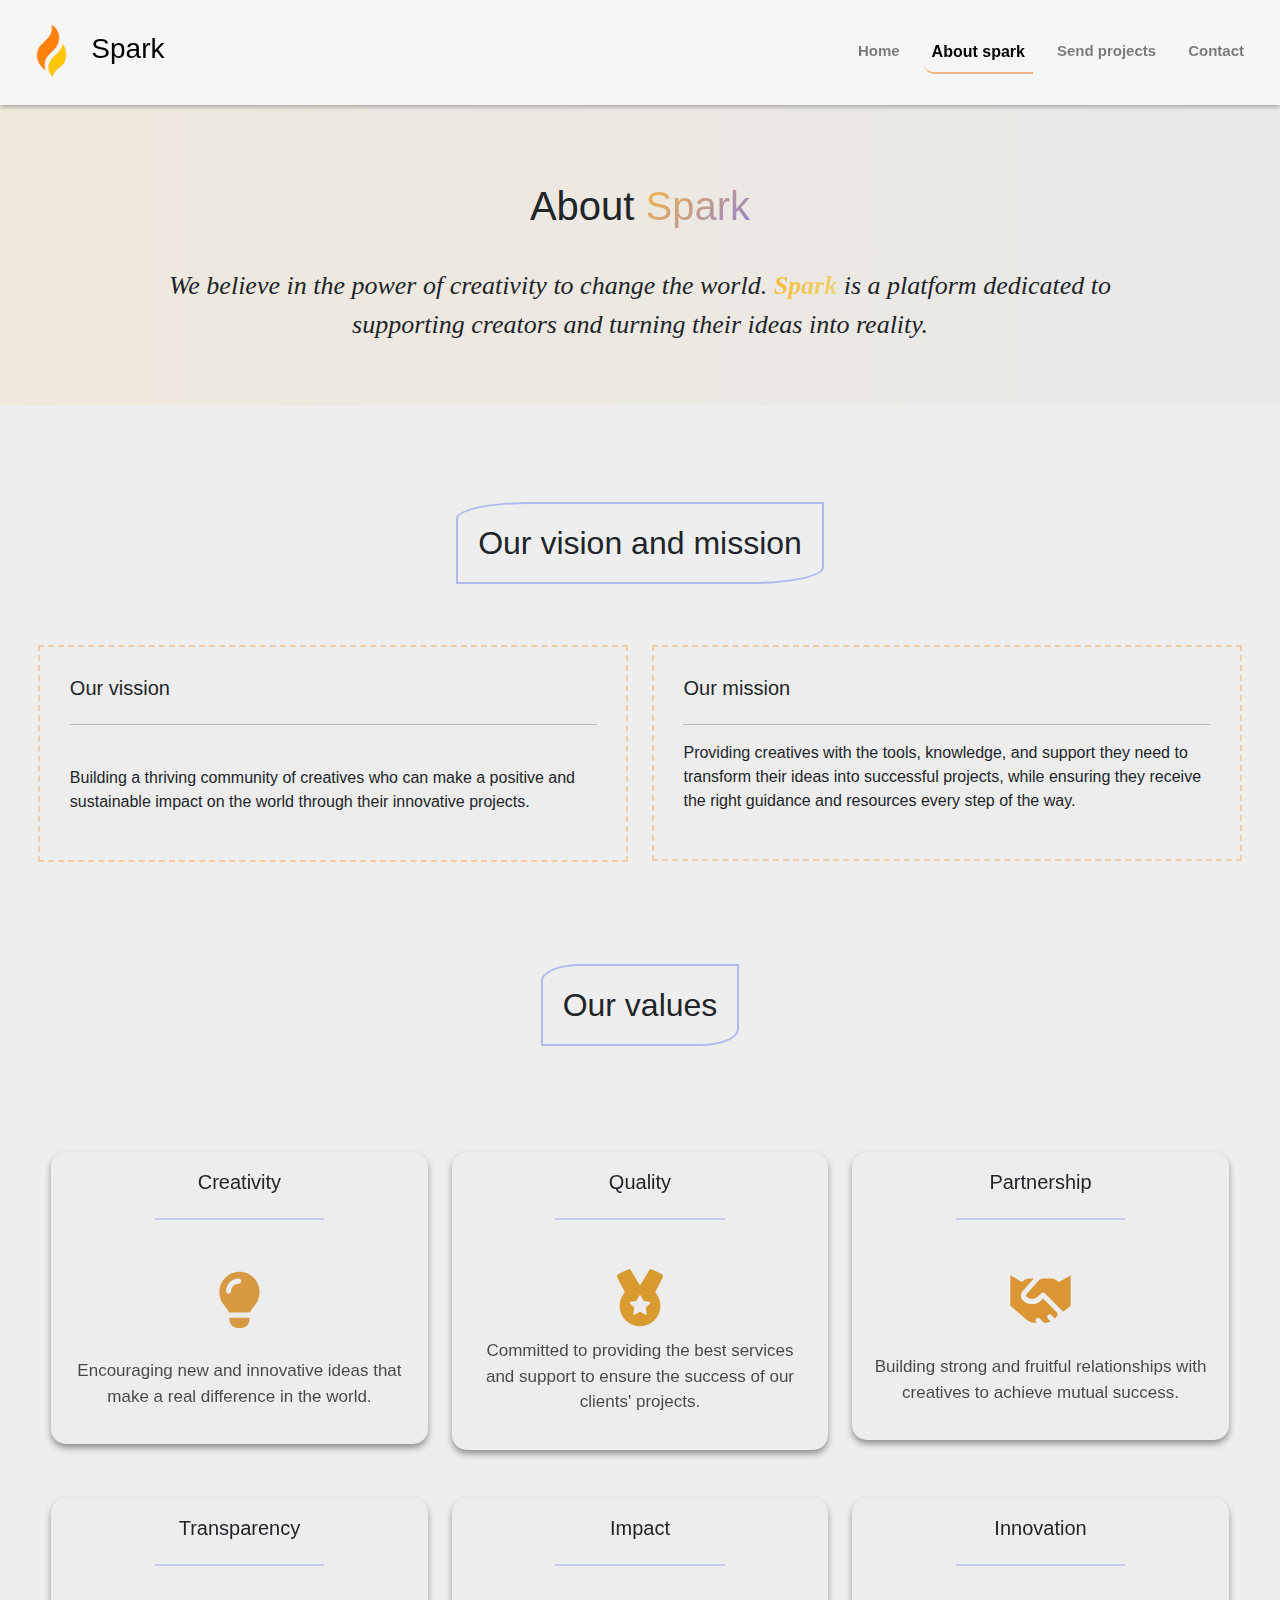
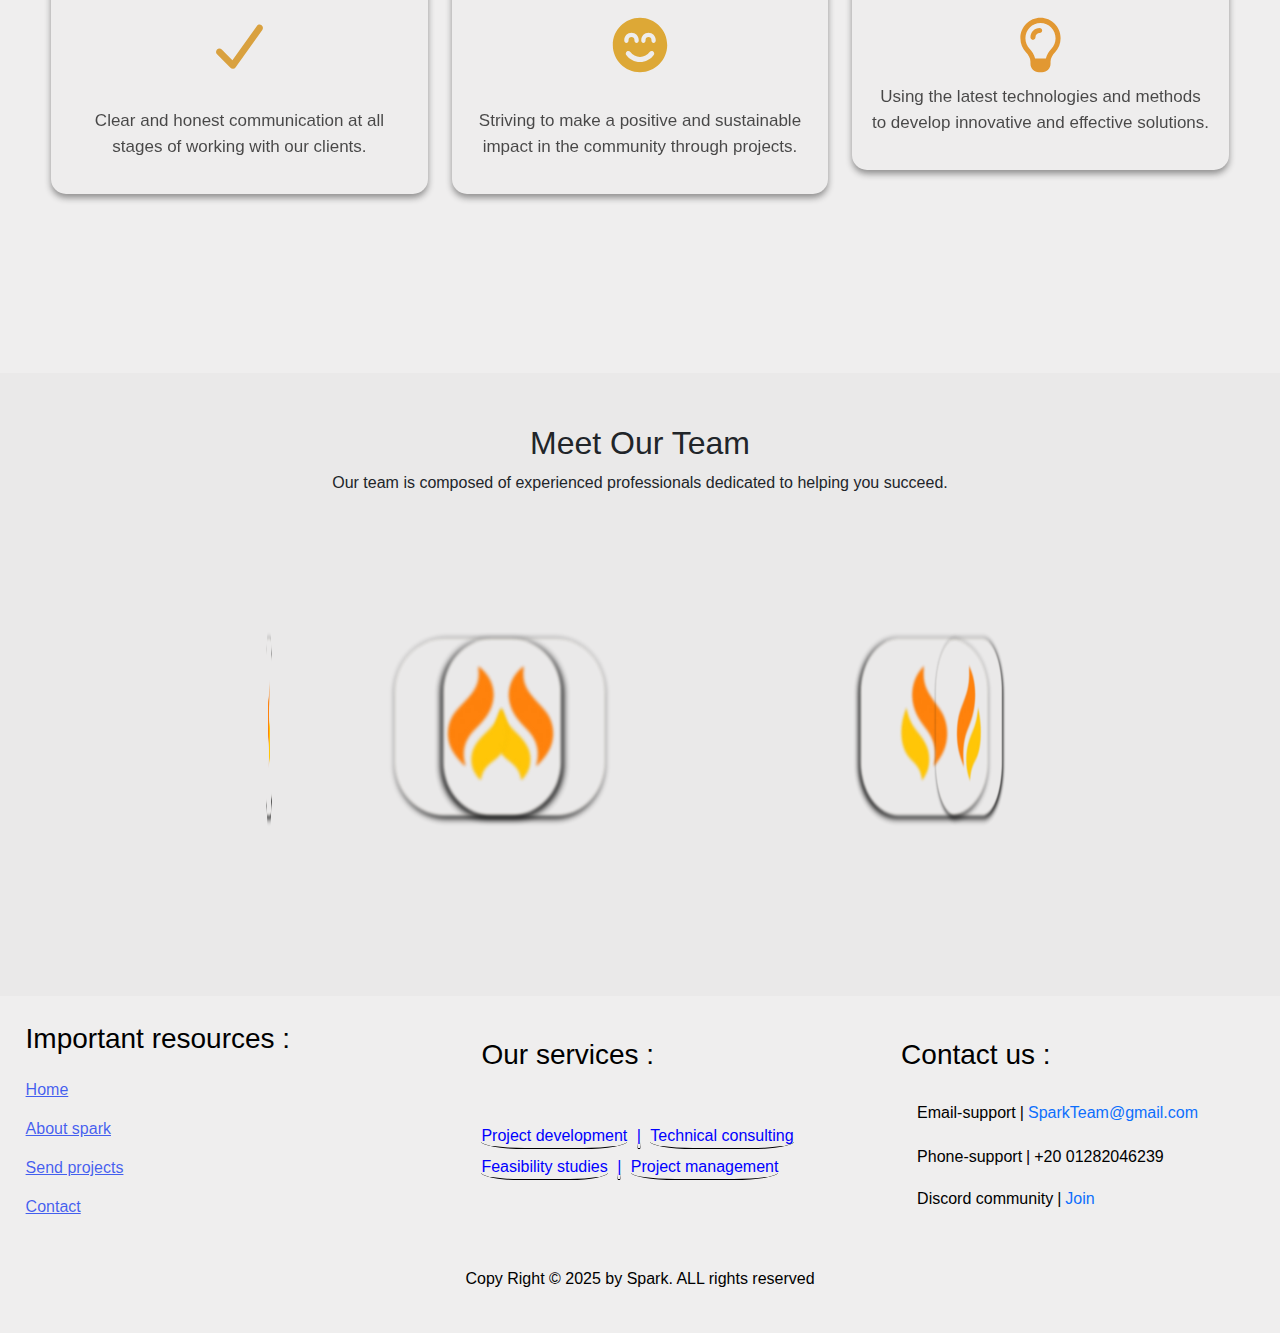
<file: about.html>
<!DOCTYPE html>
<html lang="en">
    <head>
        <meta charset="UTF-8">
        <meta name="viewport" content="width=device-width, initial-scale=1.0">
        <title>Spark</title>
        <link rel="icon" href="./images/logo.png">
        <link rel="stylesheet" href="./style/bootstrap.min.css">
        <link rel="stylesheet" href="./style/all.min.css">
        <link rel="stylesheet" href="./style/home.css">
        <link rel="stylesheet" href="./style/about.css">
    </head>
    <body>
        <!-- navbar -->
            <nav class="navbar navbar-expand-lg">
                <div class="container-fluid justify-content-center">
                  <a class="navbar-brand" href="./index.html">
                    <div class="d-flex justify-content-lg-start justify-content-center align-items-center" id="navbar-brand">
                      <img src="./images/logo.png" alt="logo" class="img-fluid">
                      <h3>Spark</h3>
                    </div>
                  </a>
                  <button class="navbar-toggler" type="button" data-bs-toggle="collapse" data-bs-target="#navbarNavAltMarkup" aria-controls="navbarNavAltMarkup" aria-expanded="false" aria-label="Toggle navigation">
                    <span class="navbar-toggler-icon"></span>
                  </button>
                  <div class="collapse navbar-collapse" id="navbarNavAltMarkup">
                    <div class="navbar-nav ms-auto px-2">
                        <a class="nav-link mx-2" aria-current="page" href="./index.html"> Home</a>
                        <a class="nav-link Active mx-2" href="./about.html">About spark</a>
                        <a class="nav-link mx-2" href="./sendproject.html">Send projects</a>
                        <a class="nav-link mx-2" href="./contact.html">Contact</a>
                    </div>
                  </div>
                </div>
            </nav>

        <!-- main -->
            <main>
                <div class="hero container-fluid">
                  <div class="row">

                    <div class="col-*">
                      <h1>About <span>Spark</span></h1>
                      <p>We believe in the power of creativity to change the world. <strong>Spark</strong> is a platform dedicated to supporting creators and turning their ideas into reality.</p>
                      <div class="d-lg-flex d-grid justify-content-center">
                      </div>
                    </div>
                    
                  </div>
                </div>
            </main>

        <!-- section-2 -->
          <section class="section-2 mt-5 pt-5">
              <h2>Our vision and mission</h2>
              <div class="vission">
                <div class="row">
                  
                  <div class="col-lg-6 mt-1">
                    <div class="v_1">
                      <h5>Our vission</h5>
                      <hr>
                      <p>Building a thriving community of creatives who can make a positive and sustainable impact on the world through their innovative projects.</p>
                    </div>
                  </div>
                  <div class="col-lg-6 mt-1">
                    <div class="v_2">
                      <h5>Our mission</h5>
                      <hr>
                      <p>Providing creatives with the tools, knowledge, and support they need to transform their ideas into successful projects, while ensuring they receive the right guidance and resources every step of the way.</p>
                    </div>
                  </div>
                </div>
              </div>
              <!-- part-2 -->
                  <h2 class="mt-5">Our values</h2>
                  <div class="present">
                    <div class="row">
                      <div class="col-lg-4 mt-1">
                        <div class="p_1">
                          <h5>Creativity</h5>
                          <hr>
                          <img src="./images/lightbulb-solid-full.svg" alt="img">
                          <p>Encouraging new and innovative ideas that make a real difference in the world.</p>
                        </div>
                      </div>
                      <div class="col-lg-4 mt-1">
                        <div class="p_2">
                          <h5>Quality</h5>
                          <hr>
                          <img src="./images/medal-solid-full.svg" alt="img">
                          <p>Committed to providing the best services and support to ensure the success of our clients' projects.</p>
                        </div>
                      </div>
                      <div class="col-lg-4 mt-1">
                        <div class="p_2">
                          <h5>Partnership</h5>
                          <hr>
                          <img src="./images/handshake-solid-full.svg" alt="img">
                          <p class="mt-3">Building strong and fruitful relationships with creatives to achieve mutual success.</p>
                        </div>
                      </div>
                      <div class="col-lg-4 mt-5">
                        <div class="p_2">
                          <h5>Transparency</h5>
                          <hr>
                          <img src="./images/check-solid-full.svg" alt="img">
                          <p class="mt-4">Clear and honest communication at all stages of working with our clients.</p>
                        </div>
                      </div>
                      <div class="col-lg-4 mt-5">
                        <div class="p_2">
                          <h5>Impact</h5>
                          <hr>
                          <img src="./images/face-smile-beam-solid-full.svg" alt="img">
                          <p class="mt-4">Striving to make a positive and sustainable impact in the community through projects.</p>
                        </div>
                      </div>
                      <div class="col-lg-4 mt-5">
                        <div class="p_2">
                          <h5>Innovation</h5>
                          <hr>
                          <img src="./images/lightbulb-regular-full (1).svg" alt="img">
                          <p>Using the latest technologies and methods to develop innovative and effective solutions.</p>
                        </div>
                      </div>
                    </div>
                  </div>
          </section>
        <!-- section-3 team -->

            <section class="section-3">
              <h2 class="text-center">Meet Our Team</h2>
              <p class="text-center">Our team is composed of experienced professionals dedicated to helping you succeed.</p>
              <!-- Section1  slide show-->
                <section class="contain">
                    <div class="slider">
                        <span style="--i:1" class="span"><img src="./images/logo.png" alt=""
                                class="image ani1"></span>
                        <span style="--i:2" class="span"><img src="./images/logo.png" alt=""
                                class="image ani2"></span>
                        <span style="--i:3" class="span"><img src="./images/logo.png" alt=""
                                class="image ani3">
                        </span>
                        <span style="--i:4" class="span"><img
                                src="./images/logo.png"
                                alt="" class="image ani3">
                        </span>
                        <span style="--i:5" class="span"><img
                                src="./images/logo.png"
                                alt="" class="image ani3">
                        </span>
                    </div>
                </section>
            </section>

        <!-- footer -->
            <footer>

              <div class="row">
                <div class="col-lg-4 col-md-6 d-grid justify-content-lg-start justify-content-center align-items-center">
                  <h3>Important resources :</h3>
                  <div class="d-grid resources">
                    <a href="./index.html">Home</a>
                    <a href="./about.html">About spark</a>
                    <a href="./sendproject.html">Send projects</a>
                    <a href="./contact.html">Contact</a>
                  </div>
                </div>
                
                <div class="col-lg-4 col-md-6 d-grid justify-content-center mt-3">
                  <h3>Our services :</h3>
                  <div class="services-footer">
                    <span>Project development</span>
                    <span>|</span>
                    <span>Technical consulting</span>
                    <br>
                    <span>Feasibility studies</span>
                    <span>|</span>
                    <span>Project management</span>
                  </div>
                </div>

                <div class="col-lg-4 col-12 d-grid justify-content-center mt-3 mb-2">
                  <h3>Contact us :</h3>
                  <div class="d-flex  align-items-end mx-3">
                    <span>Email-support</span>
                    <span class="mx-1">|</span>
                    <a href="mailto:SparkTeam@gmail.com" class="text-decoration-none">SparkTeam@gmail.com</a>
                  </div>
                  <div class="d-flex  align-items-end mx-3 mt-3">
                    <span>Phone-support</span>
                    <span class="mx-1">|</span>
                    <span>+20 01282046239</span>
                  </div>
                  <div class="d-flex align-items-end mx-3">
                    <span>Discord community</span>
                    <span class="mx-1">|</span>
                    <a href="https://discord.gg/e7EZtnt4MX" class="text-decoration-none">Join</a>
                  </div>
                </div>
              </div>

              <p class="text-center mt-5">Copy Right © 2025 by Spark. ALL rights reserved</p>

            </footer>

        <script src="./script/bootstrap.bundle.min.js"></script>
    </body>
</html>
</file>
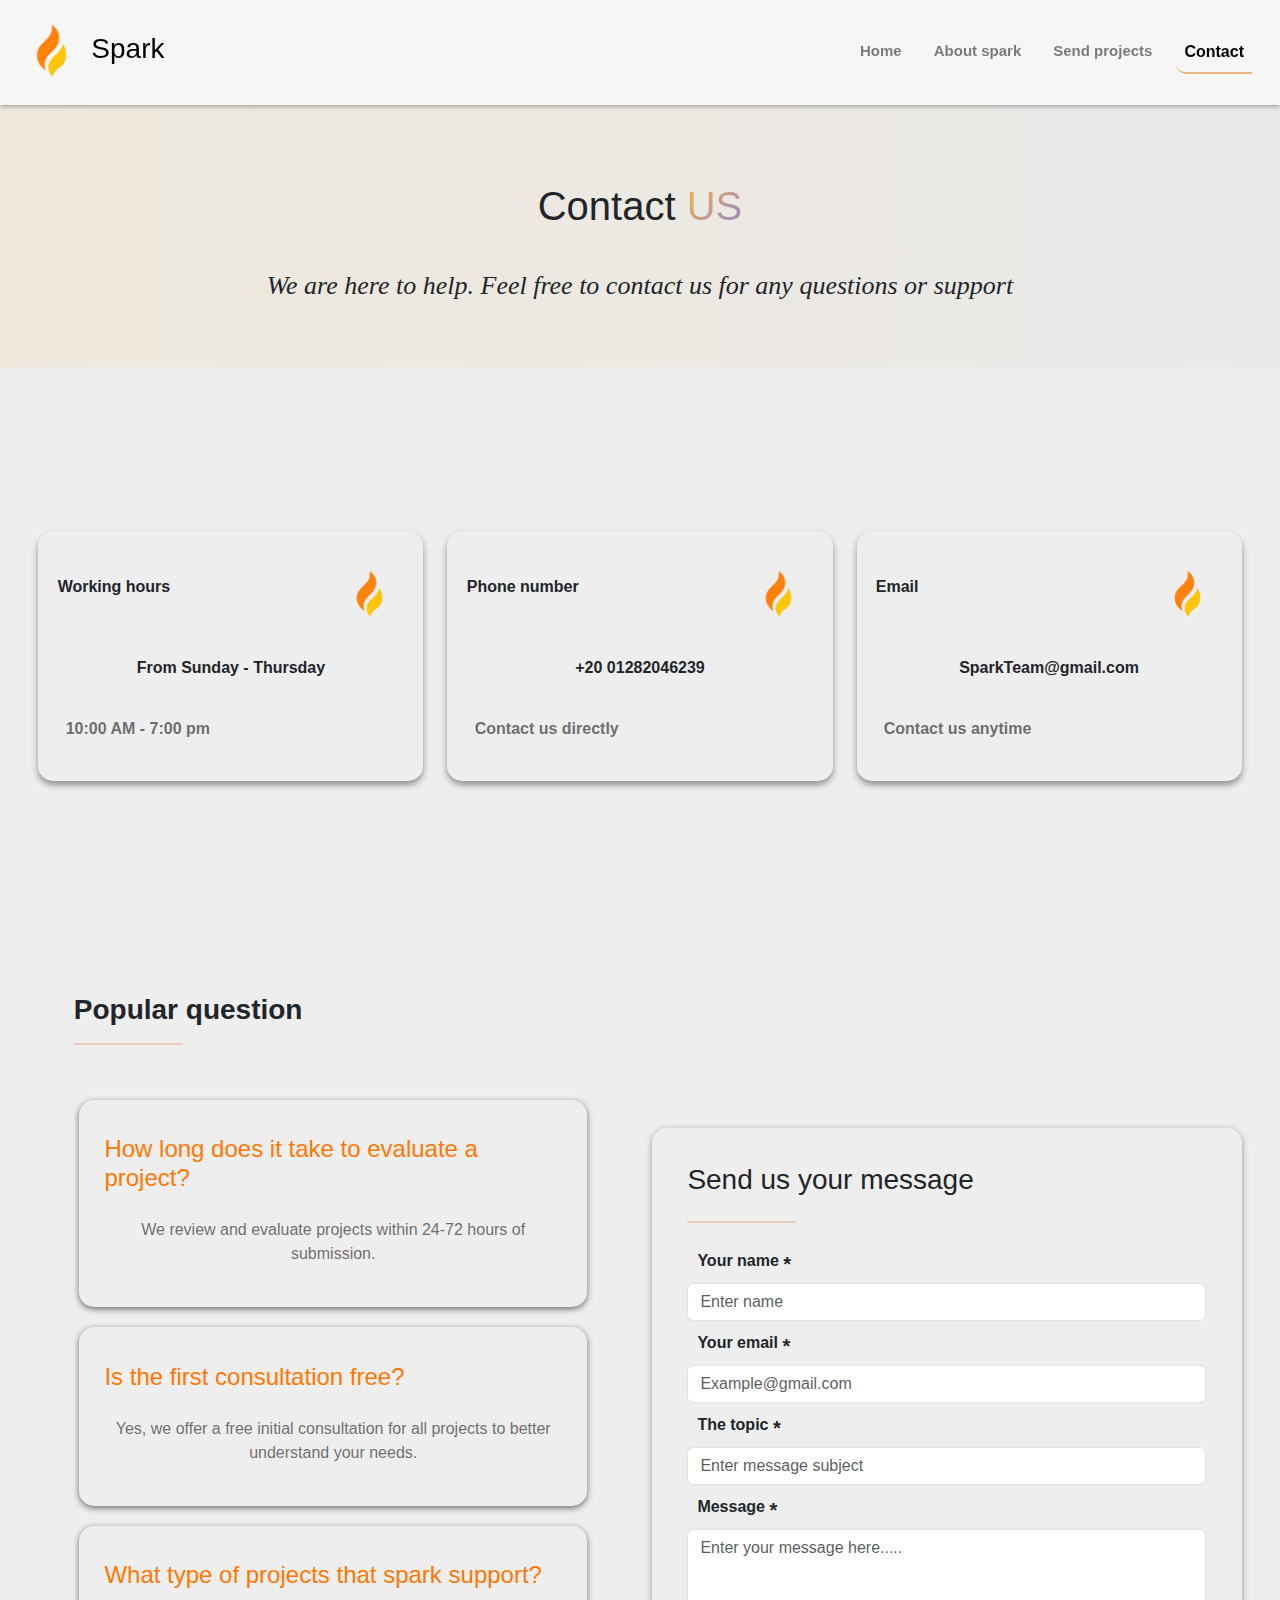
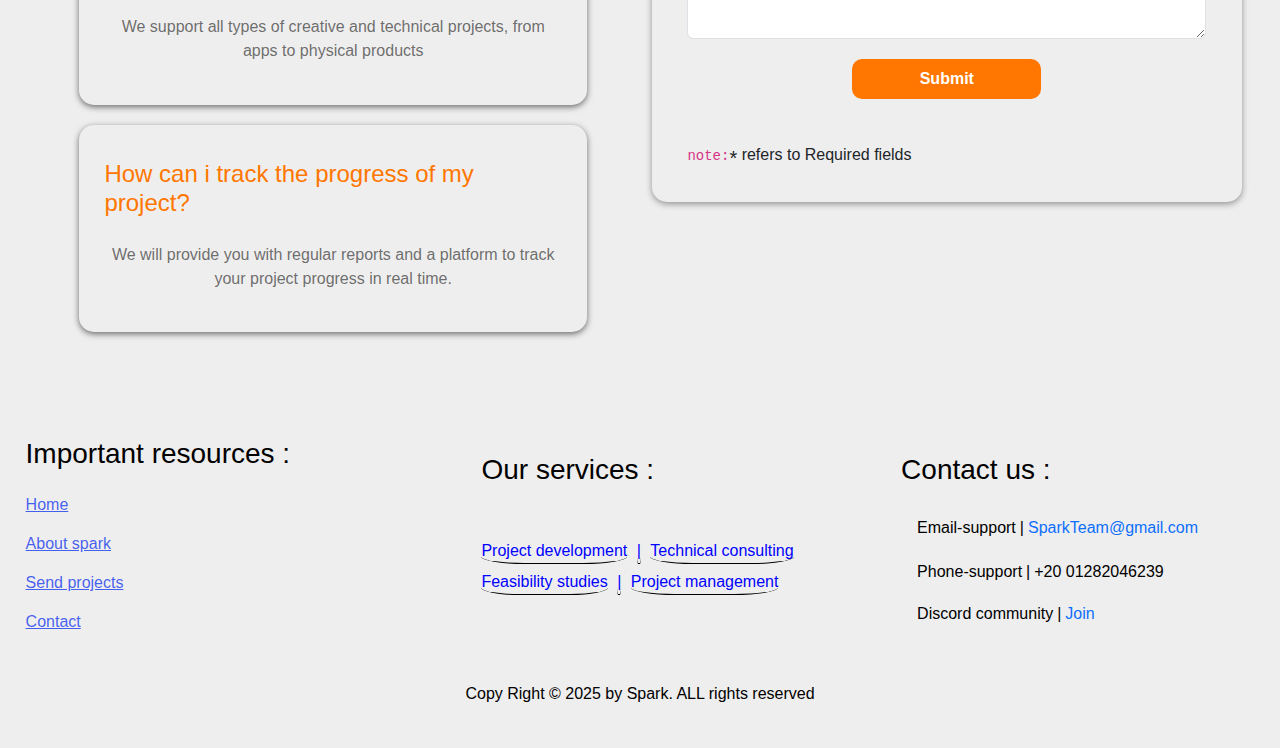
<file: contact.html>
<!DOCTYPE html>
<html lang="en">
    <head>
        <meta charset="UTF-8">
        <meta name="viewport" content="width=device-width, initial-scale=1.0">
        <title>Spark</title>
        <link rel="icon" href="./images/logo.png">
        <link rel="stylesheet" href="./style/bootstrap.min.css">
        <link rel="stylesheet" href="./style/home.css">
        <link rel="stylesheet" href="./style/about.css">
        <link rel="stylesheet" href="./style/contact.css">
    </head>
    <body>
        <!-- navbar -->
            <nav class="navbar navbar-expand-lg">
                <div class="container-fluid justify-content-center">
                  <a class="navbar-brand" href="./index.html">
                    <div class="d-flex justify-content-lg-start justify-content-center align-items-center" id="navbar-brand">
                      <img src="./images/logo.png" alt="logo" class="img-fluid">
                      <h3>Spark</h3>
                    </div>
                  </a>
                  <button class="navbar-toggler" type="button" data-bs-toggle="collapse" data-bs-target="#navbarNavAltMarkup" aria-controls="navbarNavAltMarkup" aria-expanded="false" aria-label="Toggle navigation">
                    <span class="navbar-toggler-icon"></span>
                  </button>
                  <div class="collapse navbar-collapse" id="navbarNavAltMarkup">
                    <div class="navbar-nav ms-auto px-2">
                        <a class="nav-link mx-2" aria-current="page" href="./index.html"> Home</a>
                        <a class="nav-link mx-2" href="./about.html">About spark</a>
                        <a class="nav-link mx-2" href="./sendproject.html">Send projects</a>
                        <a class="nav-link Active mx-2" href="./contact.html">Contact</a>
                    </div>
                  </div>
                </div>
            </nav>

        <!-- main -->
            <main>
                <div class="hero container-fluid">
                  <div class="row">

                    <div class="col-*">
                      <h1>Contact <span>US</span></h1>
                      <p>We are here to help. Feel free to contact us for any questions or support</p>
                      <div class="d-lg-flex d-grid justify-content-center">
                      </div>
                    </div>
                    
                  </div>
                </div>
            </main>

        <!-- section-2 -->
            <section class="work">
                <div class="row">
                  <div class="col-lg-4">
                    <div class="contain">
                      <div class="d-flex justify-content-between align-items-center">
                        <p>Working hours</p>
                        <img src="./images/logo.png" alt="logo">
                      </div>
                      <p class="text-center mt-3">From Sunday - Thursday</p>
                      <span class="mx-2">10:00 AM - 7:00 pm</span>
                    </div>
                  </div>
                  <div class="col-lg-4">
                    <div class="contain">
                      <div class="d-flex justify-content-between align-items-center">
                        <p>Phone number</p>
                        <img src="./images/logo.png" alt="logo">
                      </div>
                      <p class="text-center mt-3">+20 01282046239</p>
                      <span class="mx-2">Contact us directly</span>
                    </div>
                  </div>
                  <div class="col-lg-4">
                    <div class="contain">
                      <div class="d-flex justify-content-between align-items-center">
                        <p>Email</p>
                        <img src="./images/logo.png" alt="logo">
                      </div>
                      <p class="text-center mt-3">SparkTeam@gmail.com</p>
                      <span class="mx-2">Contact us anytime</span>
                    </div>
                  </div>
                </div>
            </section>

        <!-- section-3 -->
            <section class="contact">
              <div class="row">

                <div class="col-lg-6">

                  <div class="question">
                    <h3 class="fw-bold">Popular question</h3>
                    <hr>

                    <div class="popular">
                      <div class="q q-1">
                        <h4>How long does it take to evaluate a project?</h4>
                        <p>We review and evaluate projects within 24-72 hours of submission.</p>
                      </div>

                      <div class="q q-2">
                        <h4>Is the first consultation free?</h4>
                        <p>Yes, we offer a free initial consultation for all projects to better understand your needs.</p>
                      </div>

                      <div class="q q-3">
                        <h4>What type of projects that spark support?</h4>
                        <p>We support all types of creative and technical projects, from apps to physical products</p>
                      </div>

                      <div class="q q-4">
                        <h4>How can i track the progress of my project?</h4>
                        <p>We will provide you with regular reports and a platform to track your project progress in real time.</p>
                      </div>
                    </div>
                  </div>

                </div>

                <div class="col-lg-6 d-grid align-items-center">
                  <form action="https://formspree.io/f/xqadqlpp" method="post">
                    <h3>Send us your message</h3>
                    <hr>
                    <div class="c-1">
                      <label for="name">Your name <sub class="fs-5">*</sub></label>
                      <input type="text" id="name" class="form-control" placeholder="Enter name" name="user name-contact:" required>
                    </div>
                    <div class="c-2">
                      <label for="email">Your email <sub class="fs-5">*</sub></label>
                      <input type="email" id="email" class="form-control" placeholder="Example@gmail.com" name="user email-contact:" required>
                    </div>
                    <div class="c-3">
                      <label for="topic">The topic <sub class="fs-5">*</sub></label>
                      <input type="text" id="topic" class="form-control" placeholder="Enter message subject" name="topic-contact:" required>
                    </div>
                    <div class="c-4">
                      <label for="message">Message <sub class="fs-5">*</sub></label>
                      <textarea name="message" cols="30" rows="4" id="message" class="form-control" placeholder="Enter your message here....." name="message-contact:" required></textarea>
                    </div>
                    <button>Submit</button>
                    <br>
                    <span>
                      <code>note:</code><sub class="fs-5">*</sub> refers to Required fields
                    </span>

                  </form>
                </div>

              </div>
            </section>

        <!-- footer -->
            <footer>

              <div class="row">
                <div class="col-lg-4 col-md-6 d-grid justify-content-lg-start justify-content-center align-items-center">
                  <h3>Important resources :</h3>
                  <div class="d-grid resources">
                    <a href="./index.html">Home</a>
                    <a href="./about.html">About spark</a>
                    <a href="./sendproject.html">Send projects</a>
                    <a href="./contact.html">Contact</a>
                  </div>
                </div>
                
                <div class="col-lg-4 col-md-6 d-grid justify-content-center mt-3">
                  <h3>Our services :</h3>
                  <div class="services-footer">
                    <span>Project development</span>
                    <span>|</span>
                    <span>Technical consulting</span>
                    <br>
                    <span>Feasibility studies</span>
                    <span>|</span>
                    <span>Project management</span>
                  </div>
                </div>

                <div class="col-lg-4 col-12 d-grid justify-content-center mt-3 mb-2">
                  <h3>Contact us :</h3>
                  <div class="d-flex  align-items-end mx-3">
                    <span>Email-support</span>
                    <span class="mx-1">|</span>
                    <a href="mailto:SparkTeam@gmail.com" class="text-decoration-none">SparkTeam@gmail.com</a>
                  </div>
                  <div class="d-flex  align-items-end mx-3 mt-3">
                    <span>Phone-support</span>
                    <span class="mx-1">|</span>
                    <span>+20 01282046239</span>
                  </div>
                  <div class="d-flex align-items-end mx-3">
                    <span>Discord community</span>
                    <span class="mx-1">|</span>
                    <a href="https://discord.gg/e7EZtnt4MX" class="text-decoration-none">Join</a>
                  </div>
                </div>
              </div>

              <p class="text-center mt-5">Copy Right © 2025 by Spark. ALL rights reserved</p>

            </footer>


        <script src="./script/bootstrap.bundle.min.js"></script>
    </body>
</html>
</file>
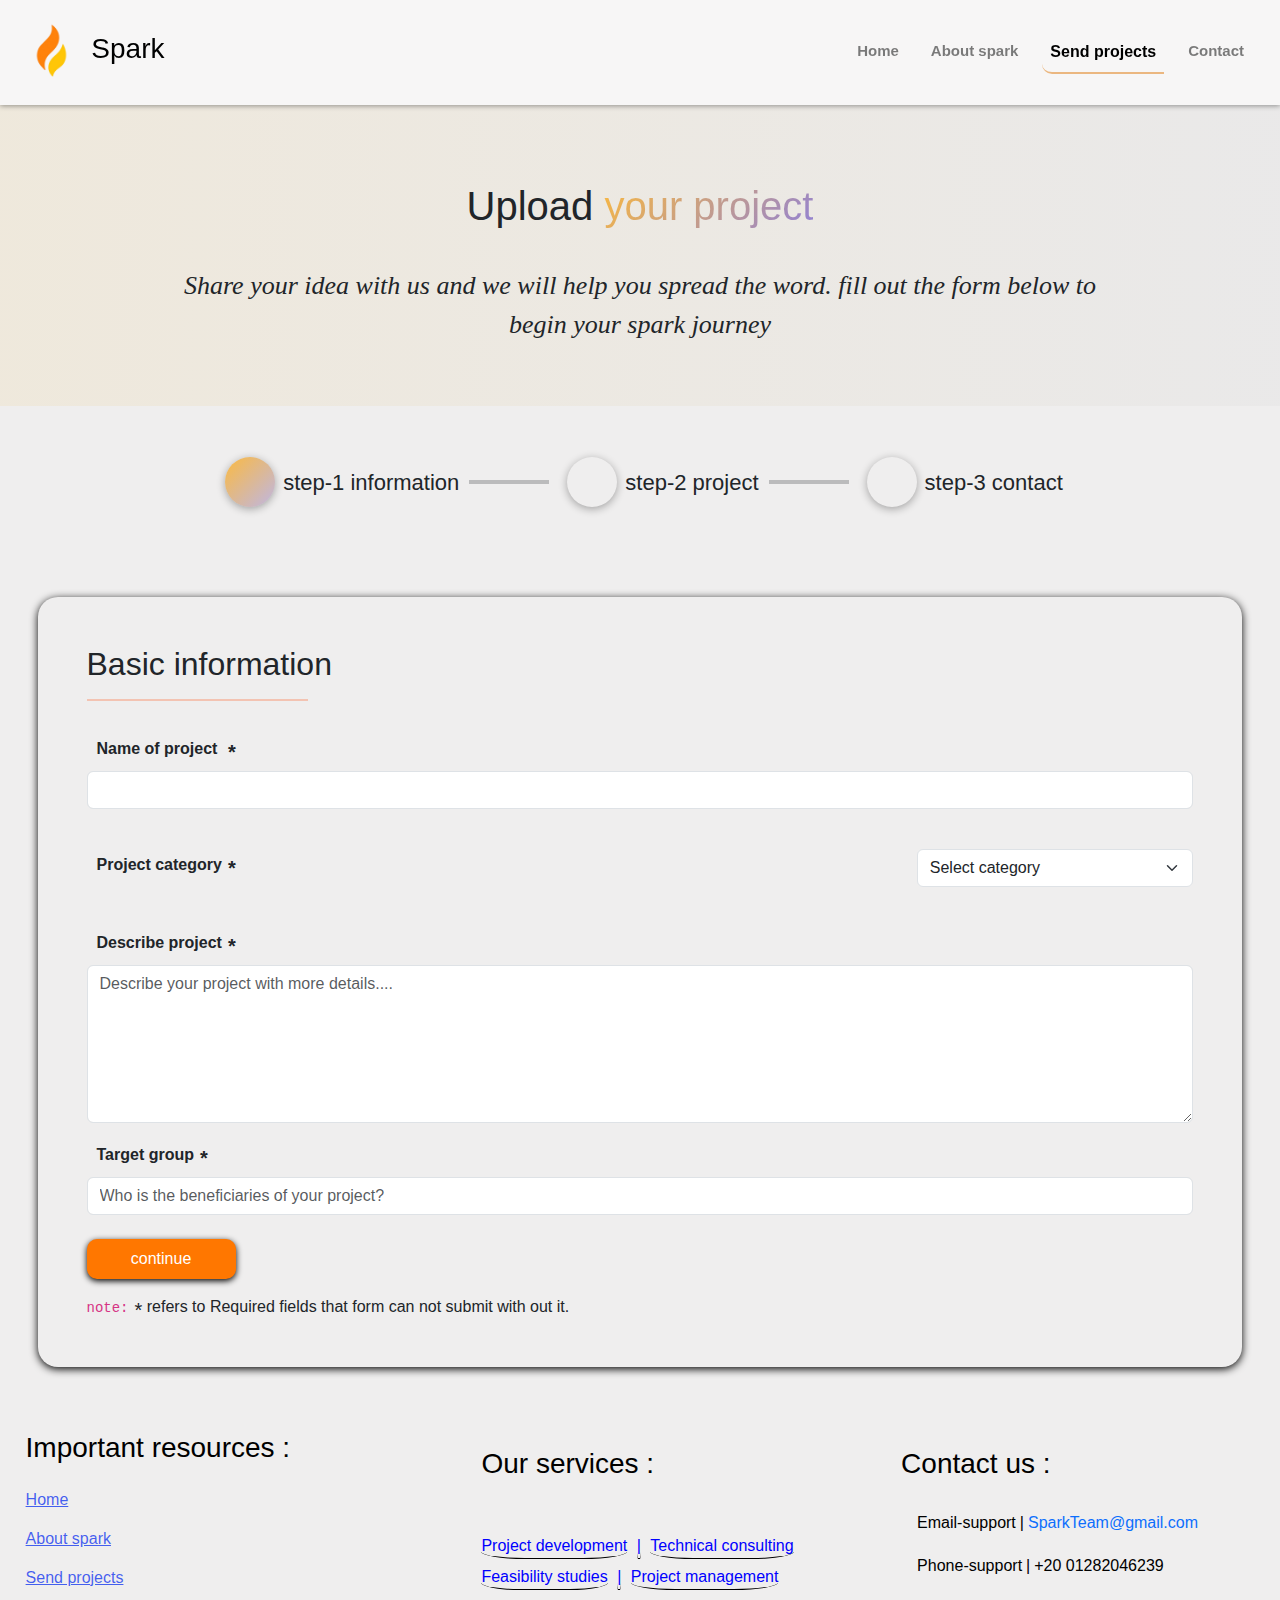
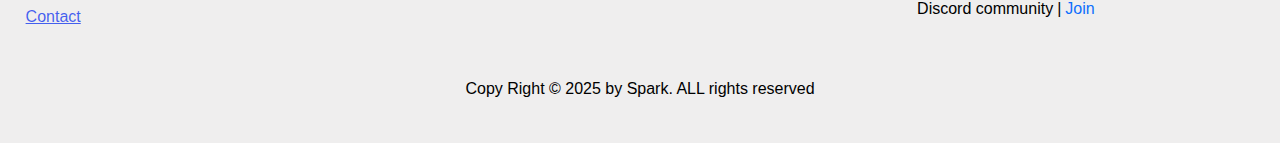
<file: sendproject.html>
<!DOCTYPE html>
<html lang="en">
    <head>
        <meta charset="UTF-8">
        <meta name="viewport" content="width=device-width, initial-scale=1.0">
        <title>Spark</title>
        <link rel="icon" href="./images/logo.png">
        <link rel="stylesheet" href="./style/bootstrap.min.css">
        <link rel="stylesheet" href="./style/home.css">
        <link rel="stylesheet" href="./style/send.css">
    </head>
    <body>
        <!-- navbar -->
            <nav class="navbar navbar-expand-lg">
                <div class="container-fluid justify-content-center">
                  <a class="navbar-brand" href="./index.html">
                    <div class="d-flex justify-content-lg-start justify-content-center align-items-center" id="navbar-brand">
                      <img src="./images/logo.png" alt="logo" class="img-fluid">
                      <h3>Spark</h3>
                    </div>
                  </a>
                  <button class="navbar-toggler" type="button" data-bs-toggle="collapse" data-bs-target="#navbarNavAltMarkup" aria-controls="navbarNavAltMarkup" aria-expanded="false" aria-label="Toggle navigation">
                    <span class="navbar-toggler-icon"></span>
                  </button>
                  <div class="collapse navbar-collapse" id="navbarNavAltMarkup">
                    <div class="navbar-nav ms-auto px-2">
                        <a class="nav-link mx-2" aria-current="page" href="./index.html"> Home</a>
                        <a class="nav-link mx-2" href="./about.html">About spark</a>
                        <a class="nav-link Active mx-2" href="./sendproject.html">Send projects</a>
                        <a class="nav-link mx-2" href="./contact.html">Contact</a>
                    </div>
                  </div>
                </div>
            </nav>

        <!-- main -->
            <main>
                <div class="hero container-fluid">
                  <div class="row">

                    <div class="col-*">
                      <h1>Upload <span>your project</span></h1>
                      <p>Share your idea with us and we will help you spread the word. fill out the form below to begin your spark journey</p>
                      <div class="d-lg-flex d-grid justify-content-center">
                      </div>
                    </div>
                    
                  </div>
                </div>
            </main>

        <!-- setion-2 -->
            <section class="steps">
                <span id="st-1">
                    <div class="mx-2" id="color-1"></div>
                    step-1 information
                </span>
                <hr id="hr-1">
                <span id="st-2">
                    <div class="mx-2" id="color-2"></div>
                    step-2 project
                </span>
                <hr id="hr-2">
                <span id="st-3">
                    <div class="mx-2" id="color-3"></div>
                    step-3 contact
                </span>
            </section>

        <!-- secton-3 -->
            <section id="section-3">
              <div class="form">

                <form action="https://formspree.io/f/xwpnoqlj" method="post">
  
                  <div id="f-1">
                    <h2>Basic information</h2>
                    <hr>
                    <div class="d-grid">
                      <label for="name-project">Name of project <sub>*</sub></label>
                      <input type="text" id="name-project" class="form-control" name="Name of project:" required>

                      <div class="d-flex justify-content-between align-content-center mt-4 mb-4">
                        <label for="project-category">Project category<sub>*</sub></label>
                        <select name="project-category"  id="option" class="form-select w-25 mt-3 text-dark" required>
                          <option selected hidden>Select category</option>
                          <optgroup label="Options">
                              <option value="Technology and software">Technology and software</option>
                              <option value="Electronic commerce">Electronic commerce</option>
                              <option value="Education and training">Education and training</option>
                              <option value="Health and medicine">Health and medicine</option>
                              <option value="Environment and sustainability">Environment and sustainability</option>
                              <option value="Arts and creativity">Arts and creativity</option>
                              <option value="Financial services">Financial services</option>
                              <option value="Tourism and travel">Tourism and travel</option>
                              <option value="Food and drinks">Food and drinks</option>
                              <option value="Other">Other</option>
                          </optgroup>
                        </select>
                      </div>
  
                      <label for="describe project">Describe project<sub>*</sub></label>
                      <textarea name="describe project:" id="describe project" class="form-control" cols="30" rows="6" placeholder="Describe your project with more details...." required></textarea>

                      <label for="Target group">Target group<sub>*</sub></label>
                      <input type="text" id="Target group" class="form-control" name="Target group:" placeholder="Who is the beneficiaries of your project?" required>
                    </div>
                  </div>
  
                  <div id="f-2">
                    <h2>Project details</h2>
                    <hr>
                    <div class="d-grid">
                      <label for="project files">Project  explanatory files<sub>*</sub></label>
                      <div class="upload files">
                        <img src="./images/upload.svg" alt="image">
                        <input type="url" name="url of project files(pdf,word,pptx):" placeholder="Enter URL of project files (pdf,word,pptx)" class="mx-auto form-control" id="project files" required>
                        <div class="mt-4">
                          <code>Note:</code>
                          <span>Please upload the project files to your drive file, then enter the drive link and make sure it is a valid link and also make sure that we can edit.</span>
                        </div>
                      </div>
  
                      <label for="prototype" class="mt-5">Image of the first model (prototype)<sub>*</sub></label>
                      <div class="prototype">
                        <img src="./images/image-solid-full.svg" alt="image">
                        <input type="url" name="prototype:" placeholder="Enter URL of project image (prototype)" class="mx-auto form-control"  id="prototype" required>
                        <div class="mt-4">
                          <code>Note:</code>
                          <span>Please upload the project prototype images to your drive file, then enter the drive link and make sure it is a valid link and also make sure that we can edit.</span>
                        </div>
                      </div>

                    </div>
                  </div>
                  
                  <div id="f-3">
                    <h2>Cotact</h2>
                    <hr>
                    <div class="d-grid">
                      <label for="Full name">Full name<sub>*</sub></label>
                      <input type="text" id="Full name" class="form-control" name="Full name:" placeholder="Enter your full name..." required>

                      <label for="email">Email<sub>*</sub></label>
                      <input type="email" id="email" class="form-control" name="Email:" placeholder="Enter your email..." required>

                      <label for="phone">Phone number<sub>*</sub></label>
                      <input type="text" id="phone" class="form-control" name="Phone number" placeholder="Enter your phone number..." required>
                    </div>

                    <div class="send">
                      <h5>What happens after sending?</h5>
                      <ul>
                        <li>We will review your project within 24-72 hours</li>
                        <li>One of our experts will contact to discuss the details.</li>
                        <li>We will develop a customized business plan for your project.</li>
                        <li>We will start the journey of turning your ideas into reality.</li>
                      </ul>
                    </div>

                    <button class="mx-auto">Submit</button>
                  </div>
  
                </form>
                <span class="d-flex justify-content-between mt-4">
                  <button id="later" onclick="later()">later</button>
                  <button id="continue" onclick="Continue()">continue</button>
                </span>
                <div class="mt-3">
                  <span>
                    <code>note:</code><sub class="fs-5">*</sub> refers to Required fields that form can not submit with out it.
                  </span>
                </div>
              </div>
            </section>

        <!-- footer -->
            <footer>

                <div class="row">
                  <div class="col-lg-4 col-md-6 d-grid justify-content-lg-start justify-content-center align-items-center">
                    <h3>Important resources :</h3>
                    <div class="d-grid resources">
                      <a href="./index.html">Home</a>
                      <a href="./about.html">About spark</a>
                      <a href="./sendproject.html">Send projects</a>
                      <a href="./contact.html">Contact</a>
                    </div>
                  </div>

                  <div class="col-lg-4 col-md-6 d-grid justify-content-center mt-3">
                    <h3>Our services :</h3>
                    <div class="services-footer">
                      <span>Project development</span>
                      <span>|</span>
                      <span>Technical consulting</span>
                      <br>
                      <span>Feasibility studies</span>
                      <span>|</span>
                      <span>Project management</span>
                    </div>
                  </div>

                  <div class="col-lg-4 col-12 d-grid justify-content-center mt-3 mb-2">
                    <h3>Contact us :</h3>
                    <div class="d-flex  align-items-end mx-3">
                      <span>Email-support</span>
                      <span class="mx-1">|</span>
                      <a href="mailto:SparkTeam@gmail.com" class="text-decoration-none">SparkTeam@gmail.com</a>
                    </div>
                    <div class="d-flex  align-items-end mx-3 mt-3">
                      <span>Phone-support</span>
                      <span class="mx-1">|</span>
                      <span>+20 01282046239</span>
                    </div>
                    <div class="d-flex align-items-end mx-3">
                      <span>Discord community</span>
                      <span class="mx-1">|</span>
                      <a href="https://discord.gg/e7EZtnt4MX" class="text-decoration-none">Join</a>
                    </div>
                  </div>
                </div>

                <p class="text-center mt-5">Copy Right © 2025 by Spark. ALL rights reserved</p>

            </footer>

        <script src="./script/bootstrap.bundle.min.js"></script>
        <script src="./script/send.js"></script>
    </body>
</html>
</file>
<file: style/home.css>
*{
    margin: 0;
    padding: 0;
    box-sizing: border-box;
}

/* body */
body {
    font-family: 'Arial', sans-serif;
    background-color: #e1e0e088;
    overflow-x: hidden;
}

/* navbar */
.navbar{
    position: sticky;
    top: 0;
    display: block;
    background: rgba(255, 255, 255, 0.49);
    backdrop-filter: blur(7px);
    box-shadow: 0px 1px 5px rgba(0, 0, 0, 0.379);
    z-index: 1;
    animation: nav 0.5s ease-in-out;
}
@keyframes nav{
    0%{
        transform: translateY(-100px);
        opacity: 1;
    }100%{
        transform: translateY(0px);
        opacity: 0.3;
    }
}

.navbar img{
    display: inline-block;
    width: 10%;
    height: fit-content;
}

#navbar-brand{
    width: fit-content;
}

.navbar-nav a{
    transition: all 150ms;
    width: fit-content;
    color:#00000082;
    font-size: 15px;
    font-weight: bold;
}

.navbar-nav a:hover{
    color: black;
    border-bottom: 2px solid rgba(226, 177, 43, 0.583);
    border-bottom-left-radius: 10px;
    text-transform: capitalize;
}

.navbar-nav .Active{
    color: rgb(0, 0, 0);
    font-size: 16px;
    border-bottom: 2px solid rgba(226, 137, 43, 0.583);
    border-bottom-left-radius: 10px;
}

/* main */
main{
    /* background: #d2d2d22f; */
    background: linear-gradient(to right,rgba(238, 219, 176, 0.29),#d2d2d22f);
    padding: 2%;
    padding-top: 6%;
    overflow: hidden;
}

.hero .col-6{
    display:grid;
    margin-top: 4%;
}
.hero h1{
    text-align: center;
    font-family: 'Lucida Sans', 'Lucida Sans Regular', 'Lucida Grande', 'Lucida Sans Unicode', Geneva, Verdana, sans-serif;
}

.hero h1 span{
    display: inline-block;
    -webkit-text-fill-color: transparent;
    background: linear-gradient(135deg, rgba(255, 166, 0, 0.725),rgba(65, 38, 199, 0.528));
    background-clip:text;
}

.hero p{
    width: 80%;
    margin-top: 3%;
    margin-bottom: 3%;
    margin-left: auto;
    margin-right: auto;
    text-align: center;
    font-size: 26px;
    font-style: italic;
    font-family: Cambria, Cochin, Georgia, Times, 'Times New Roman', serif;
}

.hero p strong{
    -webkit-text-fill-color: transparent;
    background: linear-gradient(140deg,rgba(255, 166, 0, 0.807),rgba(229, 197, 16, 0.461));
    background-clip: text;
}

.hero .send-project{
    transition: all 1s;
    justify-self: center;
    padding: 1.5%;
    margin: 10px;
    border:1px solid rgba(137, 43, 226, 0.415);
    border-radius: 6px;
    background-image: linear-gradient(to left, rgba(255, 166, 0, 0.356),rgba(171, 154, 255, 0.274));
}
.hero button:hover{
    background-image: linear-gradient(to right, rgba(170, 244, 226, 0.81),rgba(255, 166, 0, 0.425));
    color: rgb(72, 112, 232);
}

.hero .learn{
    transition: all 1s;
    justify-self: center;
    padding: 1.5%;
    margin: 10px;
    border: 1px solid rgba(137, 43, 226, 0.415);
    border-radius: 6px;
}

/* animation */
main .col-3{
    animation: col-3 1s ease-in-out;
}
@keyframes col-3{
    0%{
        transform: scale(0);
        opacity: 0.2;
    }100%{
        transform: scale(1);
        opacity: 1;
    }
}

main .col-3 .animation{
    position: absolute;
    display: block;
    width: fit-content;
    height: fit-content;
    padding: 4%;
    z-index: -1;
}
main .col-3 .ani-1,.ani-2{
    background-image: linear-gradient(to right,rgba(253, 192, 255, 0.684),rgba(255, 166, 0, 0.356));
    backdrop-filter: blur(6px);
    filter: blur(6px);
    border-radius: 50px;
    animation: animation 15s infinite;
}
@keyframes animation{
    0%{
        transform: rotatez(0);
    }
    50%{
        transform: rotatez(360deg);
    }
}

main .col-3 .ani-1{
    top: 23%;
    left: 31%;
}
main .col-3 .ani-2{
    top: 38%;
    right: 35%;
}

main .col-3 .ani-3{
    background-image: linear-gradient(rgba(255, 255, 255, 0.494),rgba(255, 166, 0, 0.371));
    filter: blur(5px);
    border-radius: 50px;
    animation: animation 15s infinite;
}
main .col-3 .ani-4{
    background-image: linear-gradient(rgba(255, 255, 255, 0.494),rgba(255, 166, 0, 0.615));
    top: 50%;
    filter: blur(2px);
    border-radius: 10px;
    transform: rotateZ(30deg);
    animation: ani-translate 9s 1s linear infinite;
}
main .col-3 .ani-5{
    background-image: linear-gradient(rgba(255, 255, 255, 0.494),rgba(255, 166, 0, 0.371));
    top: 50%;
    filter: blur(5px);
    border-radius: 50px;
    animation: animation 15s infinite;
}
main .col-3 .ani-6{
    background-image: linear-gradient(rgba(255, 255, 255, 0.494),rgba(255, 166, 0, 0.615));
    top: 20%;
    filter: blur(2px);
    border-radius: 10px;
    transform: rotateZ(30deg);
    animation: ani-translate 10s 1s linear infinite;
}
@keyframes ani-translate{
    0%{
        translate: 0px;
    }50%{
        translate: 100px -50px;
    }100%{
        translate: 0px;

    }
}

/* section-1 */
.section-1{
    display: grid;
    margin-top: 3%;
    padding: 10% 10% 3% 10%;
}

.section-1 video{
    display: block;
    width: 100%;
    height: 70%;
    object-fit: cover;
    border-radius: 15px;
    box-shadow: 10px 10px 19px rgba(26, 26, 26, 0.43),
                -10px -10px 19px rgba(235, 188, 111, 0.575),
                6px -10px 19px rgba(26, 26, 26, 0.43);
    animation:video 2s ease-in-out;
    animation-timeline:view() ;
    animation-range-start: cover;
    animation-range-end: 27%;
}
@keyframes video{
    0%{
        opacity: 1;
        scale: 0.4;
    }
    100%{
        opacity: 0.5;
        scale: 1;
    }
}

/* section-2 */
.section-2{
    margin-top: 1%;
    margin-bottom: 10%;
}
.section-2 h2{
    text-align: center;
    justify-self: center;
    padding: 20px;
    font-family: 'Lucida Sans', 'Lucida Sans Regular', 'Lucida Grande', 'Lucida Sans Unicode', Geneva, Verdana, sans-serif;
    border:2px solid rgba(126, 142, 236, 0.547);
    border-top-left-radius: 20%;
    border-bottom-right-radius: 20%;
} 

.section-2 .present{
    padding: 4%;
    margin-top: 50px;
}

.section-2 .present .p_1,.p_2,.p_3 {
    display: grid;
    justify-items: center;
    padding: 5%;
    background: #e6e3e310;
    backdrop-filter: opacity(0.8);
    box-shadow: 0px 4px 6px rgba(26, 26, 26, 0.43);
    border-radius: 15px;    
    animation:present 1s ease-in-out;
}
@keyframes present{
    0%{
        transform: translateX(-100px);
        opacity: 0.1;
    }100%{
        transform: translateX(0px);
        opacity: 1;
    }
}

.section-2 img{
    display: block;
    width: 50%;
    border-radius: 15px;
    height: fit-content;
    margin: 5px;
}

.section-2 .present .p_1 p{
    margin-top: 20px;
}

.section-2 .present .p_1:hover{
    transition: all 0.3s ease-in-out;
    background:linear-gradient(to right, rgba(240, 240, 240, 0.248), rgba(255, 166, 0, 0.125));
    box-shadow: 0px 4px 6px rgba(26, 26, 26, 0.63);
    transform: scale(1.02);
}
.section-2 .present .p_2:hover{
    transition: all 0.3s ease-in-out;
    background:linear-gradient(to right, rgba(240, 240, 240, 0.248), rgba(255, 166, 0, 0.125));
    box-shadow: 0px 4px 6px rgba(26, 26, 26, 0.63);
    transform: scale(1.02);
}
.section-2 .present .p_3:hover{
    transition: all 0.3s ease-in-out;
    background:linear-gradient(to right, rgba(240, 240, 240, 0.248), rgba(255, 166, 0, 0.125));
    box-shadow: 0px 4px 6px rgba(26, 26, 26, 0.63);
    transform: scale(1.02);
}

.section-2 .present h4{
    font-size: 25px;
    font-family: 'Lucida Sans', 'Lucida Sans Regular', 'Lucida Grande', 'Lucida Sans Unicode', Geneva, Verdana, sans-serif;
    text-align: center;
    color: rgba(0, 0, 0, 0.7);
}

.section-2 .present p{
    font-size: 17px;
    font-family: 'Lucida Sans', 'Lucida Sans Regular', 'Lucida Grande', 'Lucida Sans Unicode', Geneva, Verdana, sans-serif;
    text-align: center;
    color: rgba(0, 0, 0, 0.7);
}

.section-2 .present hr{
    width: 50%;
    height: 1px;
    margin-bottom: 40px;
    border: 1px solid rgba(35, 99, 210, 0.867);
}

/* animation */
/*Animation-gallery*/

.animte-gallery {
    position: absolute;
    top: -52px;
    margin-bottom: 10px;
    border-radius: 10% 10% 50% 50%;
    width: 10%;
    z-index: -1;
    opacity: 0.7;
    filter: drop-shadow(5px 1px 9px rgb(0, 0, 0));
}

#animate-app-1 {
    position: absolute;
    top: -52px;
    left: 0px;
    animation: animate-app-1 11s linear infinite;
}

@keyframes animate-app-1 {
    0% {
        top: -52px;
        transform: rotate(0deg);
    }

    100% {
        top: 70%;
        transform: rotate(300deg);
    }
}

#animate-app-2 {
    position: absolute;
    top: -52px;
    left: 20%;
    animation: animate-app-2 15s 2s linear infinite;
}

@keyframes animate-app-2 {
    0% {
        top: -52px;
        transform: rotate(0deg);
    }

    100% {
        top: 70%;
        transform: rotate(300deg);
    }
}

#animate-app-3 {
    position: absolute;
    top: -52px;
    left: 40%;
    animation: animate-app-3 11s 1s linear infinite;
}

@keyframes animate-app-3 {
    0% {
        top: -52px;
        transform: rotate(0deg);
    }

    100% {
        top: 70%;
        transform: rotate(300deg);
    }
}

#animate-app-4 {
    position: absolute;
    top: -52px;
    left: 60%;
    animation: animate-app-4 15s 2s linear infinite;
}

@keyframes animate-app-4 {
    0% {
        top: -52px;
        transform: rotate(0deg);
    }

    100% {
        top: 70%;
        transform: rotate(300deg);
    }
}

#animate-app-5 {
    position: absolute;
    top: -52px;
    left: 80%;
    animation: animate-app-5 12s linear infinite;
}

@keyframes animate-app-5 {
    0% {
        top: -52px;
        transform: rotate(0deg);
    }

    100% {
        top: 70%;
        transform: rotate(300deg);
    }
}

#animate-app-6 {
    position: absolute;
    top: -58px;
    left: 13%;
    animation: animate-app-6 17s 6s linear infinite;
}

@keyframes animate-app-6 {
    0% {
        top: -58px;
        transform: rotate(0deg);
    }

    100% {
        top: 70%;
        transform: rotate(300deg);
    }
}

#animate-app-7 {
    position: absolute;
    top: -58px;
    left: 70%;
    animation: animate-app-7 17s 6s linear infinite;
}

@keyframes animate-app-7 {
    0% {
        top: -58px;
        transform: rotate(0deg);
    }

    100% {
        top: 70%;
        transform: rotate(300deg);
    }
}

/* section-2 gallery */
/*app-btn*/

#app-p {
    transition: 20s all;
}

#app-btn {
    display: grid;
    width: 100%;
    background-image: linear-gradient(to left, pink, rgba(255, 166, 0, 0.615));
    animation: app-btn 20s linear forwards infinite;
    overflow: hidden;
    position: relative;
}

@keyframes app-btn {
    0% {
        background-image: linear-gradient(to left, pink, rgba(255, 166, 0, 0.577));
    }

    100% {
        background-image: linear-gradient(to right, pink, rgba(255, 166, 0, 0.555));
    }
}

.app-animte {
    width: 30px;
    z-index: 2;
    opacity: 0.4;
}

.app-animte:hover {
    border-radius: 10px;
    width: 35px;
    filter: drop-shadow(5px 1px 9px rgb(0, 0, 0));
    opacity: 1;

}

/*app-animte1*/
#app-animte1 {
    position: absolute;
    left: 0px;
    top: 0px;
    animation: app-animte1 5s infinite linear forwards;
}

@keyframes app-animte1 {
    0% {
        position: absolute;
        left: 0px;
        top: 0px;
        z-index: 1;
        transform: rotate(0deg)
    }

    100% {
        position: absolute;
        left: 45%;
        top: 0px;
        z-index: -1;
        transform: rotate(200deg)
    }
}

/*app-animte2*/
#app-animte2 {
    position: absolute;
    right: 0px;
    top: 0px;
    animation: app-animte2 5s infinite linear forwards;
}

@keyframes app-animte2 {
    0% {
        position: absolute;
        right: 0px;
        top: 0px;
        z-index: 1;
        transform: rotate(0deg)
    }

    100% {
        position: absolute;
        right: 45%;
        top: 0px;
        z-index: -1;
        transform: rotate(200deg)
    }
}

/*app-animate3*/
#app-animte3 {
    position: absolute;
    left: 0px;
    top: 0px;
    animation: app-animte3 15s 20ms infinite linear forwards;
}

@keyframes app-animte3 {
    0% {
        position: absolute;
        left: 0px;
        top: 0px;
        z-index: 1;
        transform: rotate(0deg)
    }

    100% {
        position: absolute;
        left: 50%;
        top: 0px;
        z-index: -1;
        transform: rotate(200deg)
    }
}

/*app-animate4*/
#app-animte4 {
    position: absolute;
    right: 0px;
    top: 0px;
    animation: app-animte4 15s 20ms infinite linear forwards;
}

@keyframes app-animte4 {
    0% {
        position: absolute;
        right: 0px;
        top: 0px;
        z-index: 1;
        transform: rotate(0deg)
    }

    100% {
        position: absolute;
        right: 50%;
        top: 0px;
        z-index: -1;
        transform: rotate(-200deg)
    }
}

/*Animation-gallery*/

.animte-gallery {
    position: absolute;
    top: -52px;
    margin-bottom: 10px;
    border-radius: 10% 10% 50% 50%;
    width: 10%;
    z-index: -1;
    opacity: 0.7;
    filter: drop-shadow(5px 1px 9px rgb(0, 0, 0));
}

#animate-app-1 {
    position: absolute;
    top: -52px;
    left: 0px;
    animation: animate-app-1 11s linear infinite;
}

@keyframes animate-app-1 {
    0% {
        top: -52px;
        transform: rotate(0deg);
    }

    100% {
        top: 70%;
        transform: rotate(300deg);
    }
}

#animate-app-2 {
    position: absolute;
    top: -52px;
    left: 20%;
    animation: animate-app-2 15s 2s linear infinite;
}

@keyframes animate-app-2 {
    0% {
        top: -52px;
        transform: rotate(0deg);
    }

    100% {
        top: 70%;
        transform: rotate(300deg);
    }
}

#animate-app-3 {
    position: absolute;
    top: -52px;
    left: 40%;
    animation: animate-app-3 11s 1s linear infinite;
}

@keyframes animate-app-3 {
    0% {
        top: -52px;
        transform: rotate(0deg);
    }

    100% {
        top: 70%;
        transform: rotate(300deg);
    }
}

#animate-app-4 {
    position: absolute;
    top: -52px;
    left: 60%;
    animation: animate-app-4 15s 2s linear infinite;
}

@keyframes animate-app-4 {
    0% {
        top: -52px;
        transform: rotate(0deg);
    }

    100% {
        top: 70%;
        transform: rotate(300deg);
    }
}

#animate-app-5 {
    position: absolute;
    top: -52px;
    left: 80%;
    animation: animate-app-5 12s linear infinite;
}

@keyframes animate-app-5 {
    0% {
        top: -52px;
        transform: rotate(0deg);
    }

    100% {
        top: 70%;
        transform: rotate(300deg);
    }
}

#animate-app-6 {
    position: absolute;
    top: -58px;
    left: 13%;
    animation: animate-app-6 17s 6s linear infinite;
}

@keyframes animate-app-6 {
    0% {
        top: -58px;
        transform: rotate(0deg);
    }

    100% {
        top: 70%;
        transform: rotate(300deg);
    }
}

#animate-app-7 {
    position: absolute;
    top: -58px;
    left: 70%;
    animation: animate-app-7 17s 6s linear infinite;
}

@keyframes animate-app-7 {
    0% {
        top: -58px;
        transform: rotate(0deg);
    }

    100% {
        top: 70%;
        transform: rotate(300deg);
    }
}

/*section-2*/

#contain-app-gallery {
    position: relative;
    background: linear-gradient(to right,rgba(255, 228, 165, 0.29),#d2d2d22f);
    padding: 2%;
}

#app-gallery {
    position: relative;
    display: flex;
    overflow: hidden;
    transition: 3s all;
}

#image-app {
    width: 70%;
    height: 5%;
    margin-left: 15%;
    animation: app-gallery 30s 0ms linear forwards infinite;
    transition: 3ms all;
    filter: drop-shadow(10px 10px 10px rgb(0, 0, 0));
}

@keyframes app-gallery {

    0% {
        transform: translatex(-1000px);
        border: 2px solid rgb(255, 226, 5);
    }

    100% {
        transform: translatex(1000px);
        border: 2px solid violet;
    }
}

/* section-4 */
.section-4{
    overflow:hidden;
    position:relative;
    display: grid;
    justify-content: center;
    padding: 5%;
    margin-top: 2%;
    margin-bottom: 2%;
    background: linear-gradient(260deg,rgba(249, 203, 119, 0.766),rgba(253, 250, 104, 0.53));
}

.section-4 button{
    transition:all  0.5s;
    width: fit-content;
    justify-self: center;
    font-family:Arial, Helvetica, sans-serif;
    padding-top: 1.5%;
    padding-bottom: 1.5%;
    padding-right: 9%;
    padding-left: 9%;
    margin-top: 10px;
    border-radius: 10px;
    border: 1px solid black;
    background-image: linear-gradient(to left, rgba(255, 166, 0, 0.356), rgba(255, 231, 154, 0.274));
}
.section-4 button:hover{
    box-shadow: 3px 5px 8px black;
}

.section-4 img{
    display:inline-block;
    position:absolute;
    top:79%;
    width:10%;
    margin-right: 10px;
    z-index:-1;
    animation: animation-s4 15s 30ms infinite linear;
}
@keyframes animation-s4{
    0%{
        translate: 0px 0px;
        transform: rotateZ(40deg);
        opacity:1;
    }
    100%{
        transform: rotateZ(40deg);
        translate: 600px -200px;
        opacity: 0.4;
    }
}

.section-4 .a-2{
    top:8%;
    left:1%;
}
.section-4 .a-3{
    right:9%;
}
.section-4 .a-4{
    top:85%;
    right:50%;
}

/* footer */
footer {
    background: linear-gradient(to left, rgba(235, 193, 114, 0.766) 60%,transparent),url(../images/logo.png);
    background-position: center;
    background-repeat: no-repeat;
    background-size: contain;
    background-attachment: fixed;
    color: rgb(0, 0, 0);
    width: 100%;
    padding: 2%;
}

footer img {
    width: 60%;
    height: fit-content;
}

footer a {
    margin-top: 15px;
}

footer .resources a{
    display: grid;
    color: rgba(27, 62, 238, 0.813);
}

footer .resources a:hover{
    text-decoration: overline solid rgba(219, 166, 75, 0.583);
}

footer .services-footer span{
    display: inline-block;
    margin-right:5px;
    margin-top:6px;
    color: blue;
    border-bottom:1px solid black;
    border-radius: 30%;
}
</file>
<file: style/about.css>
*{
    margin: 0;
    padding: 0;
    box-sizing: border-box;
}

/* section-1 */
.section-2 .vission{
    padding: 3%;
    margin-bottom: 5%;
}

.section-2 .vission .v_1,.v_2 {
    display: grid;
    justify-content: center;
    margin-top: 10px;
    padding: 5%;
    background: #e6e3e310;
    border: 2px   dashed rgba(243, 180, 113, 0.567);
}
.section-2 .vission .v_1:hover ,.v_2:hover{
    border: 3px   dashed rgba(230, 155, 76, 0.567);
}

.section-2 .vission .v_1 p{
    margin-top: 25px;
}

.section-2 img{
    width: 20%;
}
/* section-3 */
.section-3{
    padding: 4%;
    background: #d2d2d22f;
}

.section-3 .col-lg-4{
    display: grid;
    justify-items: center;
    margin-top: 20px;
    padding: 5%;
    background: #27272775;
    backdrop-filter: opacity(0.8);
    box-shadow: 0px 4px 6px rgba(26, 26, 26, 0.43);
    border-radius: 15px;
}

.section-3 .col-lg-4 h3{
    padding: 15%;
    border-radius: 100%;
    background: linear-gradient(to left, rgba(249, 207, 128, 0.452), rgba(243, 225, 151, 0.608));
    box-shadow: 1px 3px 10px rgba(0, 0, 0, 0.46);
}

/*Our team*/

.contain {
    display: flex;
    justify-content: center;
    margin-top: 100px;
    margin-bottom: 100px;
    min-height: 250px;
}

.slider {
    position: relative;
    transform-style: preserve-3d;
    width: 230px;
    height: 230px;
    animation: gallery 50s linear infinite;
    cursor: pointer;
}
@keyframes gallery {
    0% {
        transform: perspective(1000px) rotateY(0deg);
    }

    100% {
        transform: perspective(1000px) rotateY(860deg);
    }
}

.span {
    position: absolute;
    width: 100%;
    height: 100%;
    left: 0;
    top: 0;
    transform-origin: center;
    transform-style: preserve-3d;
    transform: rotatey(calc(var(--i)* 68deg)) translatez(370px) scale(1.1);
    -webkit-box-reflect: below 2.5px linear-gradient(transparent, rgba(3, 3, 3, 0, 2));
}

.image {
    border-bottom: 2px solid black;
    margin-top: 50px;
    margin-bottom: 100px;
    position: absolute;
    top: 0;
    left: 0;
    object-fit: cover;
    border-radius: 30%;
    border: 2px groove rgba(249, 214, 38, 0.022);
    transition: 1.5s;
    width: 70%;
    height: 70%;
    object-fit: cover;
    transition-duration: 1s;
    transform-origin: center;
    transform-style: preserve-3d;
    transition-delay: 20ms;
    transition-property: all;
    filter: blur(1.3px);
    box-shadow:2px 2px 6px black;
}

.image:hover {
    transform: rotatex(0deg);
    transform: scale(1.1);
    box-shadow: 0px 0px 10px 10px rgba(0, 0, 0, 0.481);
    filter: blur(0px);
}




/* media quary */

@media (max-width: 768px) {
    .span {
        position: absolute;
        width: 100%;
        height: 100%;
        left: 0;
        top: 0;
        transform-origin: center;
        transform-style: preserve-3d;
        transform: rotatey(calc(var(--i)* 68deg)) translatez(270px) scale(1.1);
        -webkit-box-reflect: below 2.5px linear-gradient(transparent, rgba(3, 3, 3, 0, 2));
    }
}


@media (min-width: 410px) and (max-width: 768px) {
    .span {
        position: absolute;
        width: 100%;
        height: 100%;
        left: 0;
        top: 0;
        transform-origin: center;
        transform-style: preserve-3d;
        transform: rotatey(calc(var(--i)* 68deg)) translatez(150px) scale(1.1);
        -webkit-box-reflect: below 2.5px linear-gradient(transparent, rgba(3, 3, 3, 0, 2));
    }

    .image {
        margin-top: 50px;
        margin-bottom: 100px;
        position: absolute;
        top: 0;
        left: 0;
        object-fit: cover;
        border-radius: 20px;
        transition: 1.5s;
        width: 50%;
        height: 50%;
        transition-duration: 1s;
        transform-origin: center;
        transform-style: preserve-3d;
        transition-delay: 20ms;
        transition-property: all;

    }
}

@media (max-width: 375px) {
    .span {
        position: absolute;
        width: 100%;
        height: 100%;
        left: 0;
        top: 0;
        transform-origin: center;
        transform-style: preserve-3d;
        transform: rotatey(calc(var(--i)* 68deg)) translatez(105px) scale(1.1);
        -webkit-box-reflect: below 2.5px linear-gradient(transparent, rgba(3, 3, 3, 0, 2));
    }

    .image {
        margin-top: 50px;
        margin-bottom: 100px;
        position: absolute;
        top: 0;
        left: 0;
        object-fit: cover;
        border-radius: 20px;
        transition: 1.5s;
        width: 35%;
        height: 35%;
        transition-duration: 1s;
        transform-origin: center;
        transform-style: preserve-3d;
        transition-delay: 20ms;
        transition-property: all;
    }
}
</file>
<file: style/contact.css>
*{
    margin: 0;
    padding: 0;
    box-sizing: border-box;
}

/* section-2 */
.work{
    display: flex;
    margin-top: 2%;
    padding: 3%;
}
  
.work .contain{
    display: grid;
    padding: 5%;
    background: transparent;
    box-shadow: 0px 4px 6px rgba(26, 26, 26, 0.43);
    border-radius: 15px;
    font-weight: bold;
}

.work img{
    width: 20%;
}

.work span{
    color: rgba(74, 74, 74, 0.797);
}

/* contact */
.contact{
    padding: 3%;
}

.contact hr{
    width: 21%;
    border: 1px solid rgba(229, 97, 21, 0.928);
}

.contact label{
    margin-top: 10px;
    margin-bottom: 10px;
    font-weight: bold;
    margin-left: 10px;
}

.contact form{
    display: grid;
    padding: 6%;
    background: transparent;
    box-shadow: 0px 2px 6px rgba(26, 26, 26, 0.43);
    border-radius: 15px;
}

.contact form button{
    transition: 0.5s all;
    justify-self: center;
    margin-top: 20px;
    margin-bottom: 20px;
    background: rgb(255, 119, 0);
    color: white;
    font-weight: bold;
    border: none;
    padding: 8px 13% 8px 13%;
    border-radius: 10px;
}
.contact form button:hover{
    background: rgb(255, 150, 0);
    filter: drop-shadow(0px 4px 6px rgba(243, 115, 3, 0.473));
}

.question{
    padding: 6%;
}

.question .popular{
    display: grid;
    margin-top: 30px;
    padding: 1%;
}

.question .popular .q{
    background: transparent;
    margin-top: 20px;
    padding: 5%;
    border-radius: 15px;
    box-shadow: 0px 2px 6px rgba(0, 0, 0, 0.557);
}

.question .popular h4{
    color: rgb(255, 119, 0);
    margin-top: 10px;
    margin-bottom: 25px;
}

.question .popular p{
    text-align: center;
    color: rgba(74, 74, 74, 0.797);
}
</file>
<file: style/send.css>
.steps{
    display: flex;
    justify-content: center;
    align-items: center;
    margin-top: 4%;
    margin-bottom: 4%;
    font-size: 22px;
}

.steps hr{
    width: 80px;
    border: 2px solid;
    margin-right: 10px;
    margin-left: 10px;
}

.steps span{
    display: flex;
    justify-content:center ;
    align-items: center;
}

.steps span div{
    display: inline-block;
    width: 50px;
    height: 50px;
    box-shadow: 0px 2px 8px rgba(0, 0, 0, 0.32);
    border-radius: 25px;
}

.steps span #color-1{
    background: linear-gradient(135deg, rgba(255, 166, 0, 0.725), rgba(65, 38, 199, 0.279));
}

/* form */
#section-3{
    padding: 3%;
}

.form{
    background: transparent;
    border-radius: 20px;
    box-shadow: 0px 2px 8px black;
    padding: 4%;
    overflow: hidden;
}

sub{
    font-size: 20px;
    margin-left: 6px;
}

.form form label{
    margin-top: 20px;
    margin-bottom: 10px;
    margin-left: 10px;
    font-weight: bold;
}

.form form hr{
    width: 20%;
    border:1px solid orangered;
}

.form button{
    padding: 8px 4% 8px 4%;
    border-radius: 10px;
    border:none;
    box-shadow:0px 2px 6px black;
}


.form #continue{
    background: rgb(255, 119, 0);
    color:white;
}

.form #later{
    background: whitesmoke;
    display: none;
}
.form button:hover{
    background: rgb(255, 150, 0);
    filter: drop-shadow(0px 4px 6px rgba(243, 115, 3, 0.473));
}

.form form #f-1, #f-2, #f-3{
    animation: f-1 1s ease-in-out;
    animation-timeline: refresh();
    animation-range-start: cover;
    animation-range-end: 45%;
}
@keyframes f-1{
    0%{
        transform: translateX(-40px);
    }
    100%{
        transform: translateX(0px);
    }
}

.form form #f-2{
    display: none;
}

#f-2 label{
    color:rgb(68, 67, 67);
    font-size: 20px;
}

#f-2 img{
    width: 20%;
    margin: auto;
}

#f-2 input{
    margin-top: 10px;
}

#f-2 .upload,.prototype{
    display: grid;
    /* justify-content: center; */
    padding: 3%;
    border: 3px dashed rgba(243, 188, 129, 0.567);
}
#f-2 .upload:hover,.prototype:hover{
    border: 3px solid rgba(245, 184, 85, 0.567);
}

.form form #f-3{
    display: none;
}

/* send */
.form form #f-3 .send{
    margin-top: 15px;
    background: rgba(221, 220, 220, 0.633);
    padding: 12px;
    border-radius: 8px;
}

.form form #f-3 .send h5{
    margin-bottom: 10px;
}

.form form #f-3 .send ul{
    font-size: 15px;
}

.form form #f-3 button{
    justify-self: center;
    margin-top: 15px;
    margin-bottom: 8px;
    padding: 9px 6% 9px 6%;
    background: rgb(255, 119, 0);
    color: white;
}
</file>
